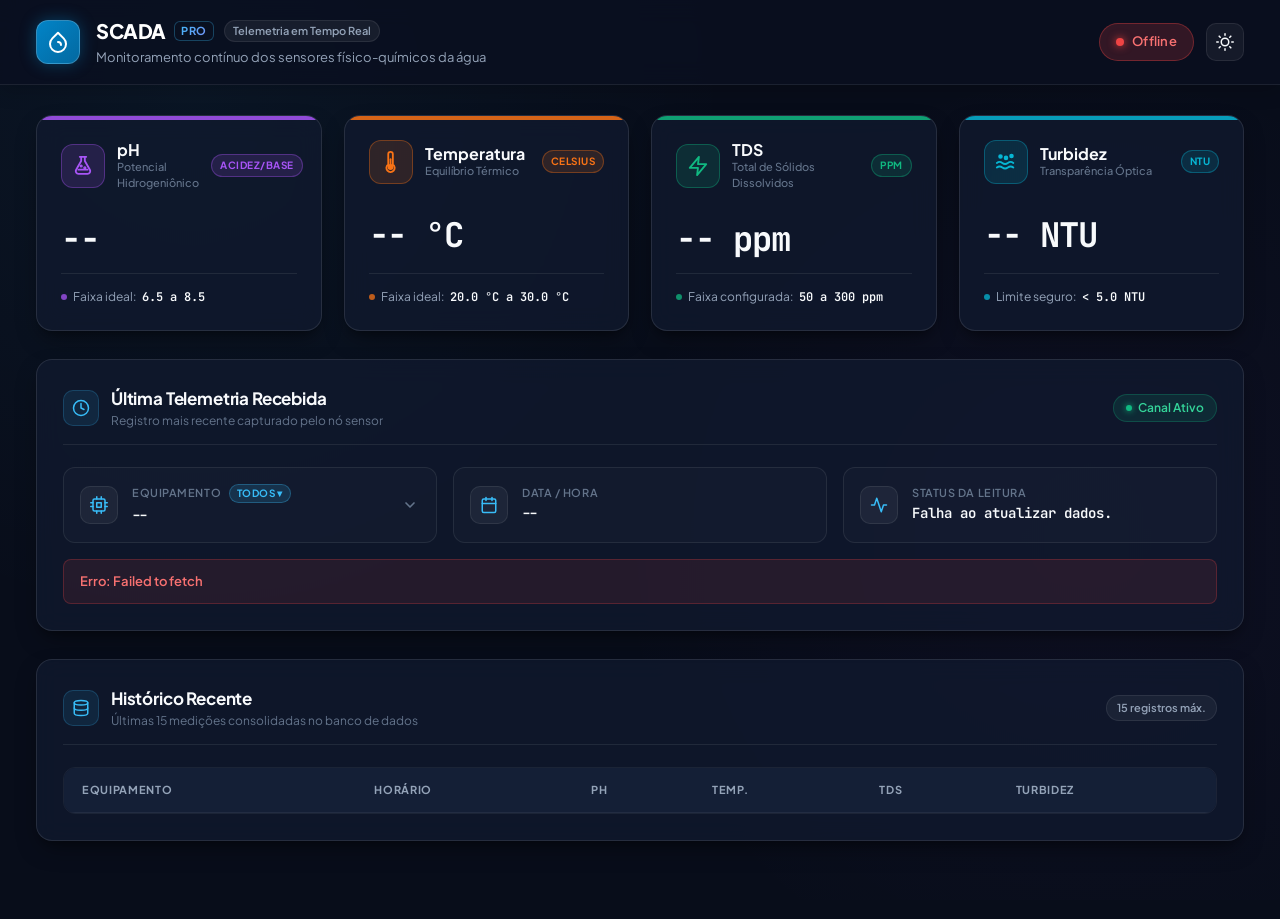
<file: SCADA/index.html>
<!DOCTYPE html>
<html lang="pt-BR" data-theme="dark">

<head>
  <meta charset="UTF-8" />
  <meta name="viewport" content="width=device-width, initial-scale=1.0" />
  <title>SCADA • Sistema de Monitoramento da Qualidade da Água</title>

  <!-- Favicon com o ícone da gota d'água SCADA -->
  <link rel="icon" type="image/svg+xml" href="favicon.svg" />
  <link rel="alternate icon" type="image/png" href="favicon.png" />

  <!-- Google Fonts: Plus Jakarta Sans para interface e JetBrains Mono para telemetria numérica -->
  <link rel="preconnect" href="https://fonts.googleapis.com" />
  <link rel="preconnect" href="https://fonts.gstatic.com" crossorigin />
  <link
    href="https://fonts.googleapis.com/css2?family=JetBrains+Mono:wght@400;500;600;700&family=Plus+Jakarta+Sans:wght@400;500;600;700;800&display=swap"
    rel="stylesheet" />

  <link rel="stylesheet" href="style.css" />
</head>

<body>
  <!-- Cabeçalho Principal SCADA -->
  <header class="topo">
    <div class="topo-branding">
      <div class="logo-badge">
        <svg class="icone-logo" viewBox="0 0 24 24" fill="none" stroke="currentColor" stroke-width="2"
          stroke-linecap="round" stroke-linejoin="round">
          <path d="M12 2.69l5.66 5.66a8 8 0 1 1-11.31 0z"></path>
          <path d="M12 12a3 3 0 0 1 3 3"></path>
        </svg>
      </div>
      <div>
        <div class="titulo-linha">
          <h1>SCADA <span class="tag-sistema">PRO</span></h1>
          <span class="badge-subtitulo">Telemetria em Tempo Real</span>
        </div>
        <p>Monitoramento contínuo dos sensores físico-químicos da água</p>
      </div>
    </div>

    <div class="topo-acoes">
      <div id="statusConexao" class="status offline" title="Estado da conexão com o servidor">
        Offline
      </div>

      <!-- Alternador de Tema Dark/Light -->
      <button id="themeToggle" class="btn-theme" type="button" aria-label="Alternar tema"
        title="Alternar entre modo escuro e claro">
        <svg class="icone-sol" viewBox="0 0 24 24" fill="none" stroke="currentColor" stroke-width="2"
          stroke-linecap="round" stroke-linejoin="round">
          <circle cx="12" cy="12" r="5"></circle>
          <line x1="12" y1="1" x2="12" y2="3"></line>
          <line x1="12" y1="21" x2="12" y2="23"></line>
          <line x1="4.22" y1="4.22" x2="5.64" y2="5.64"></line>
          <line x1="18.36" y1="18.36" x2="19.78" y2="19.78"></line>
          <line x1="1" y1="12" x2="3" y2="12"></line>
          <line x1="21" y1="12" x2="23" y2="12"></line>
          <line x1="4.22" y1="19.78" x2="5.64" y2="18.36"></line>
          <line x1="18.36" y1="5.64" x2="19.78" y2="4.22"></line>
        </svg>
        <svg class="icone-lua" viewBox="0 0 24 24" fill="none" stroke="currentColor" stroke-width="2"
          stroke-linecap="round" stroke-linejoin="round">
          <path d="M21 12.79A9 9 0 1 1 11.21 3 7 7 0 0 0 21 12.79z"></path>
        </svg>
      </button>
    </div>
  </header>

  <!-- Conteúdo Principal -->
  <main class="container">
    <!-- Banner de Alerta Crítico / Avisos -->
    <section id="alertaSistema" class="alerta oculto" role="alert">
      Nenhum alerta no momento.
    </section>

    <!-- Seção de Cards das Grandezas Medidas -->
    <section class="cards" aria-label="Medições dos Sensores">
      <!-- Card: pH -->
      <article class="card card-ph">
        <div class="card-topo">
          <div class="card-icone-wrap">
            <svg class="card-icone" viewBox="0 0 24 24" fill="none" stroke="currentColor" stroke-width="2"
              stroke-linecap="round" stroke-linejoin="round">
              <path d="M10 2v4.5l-5.5 9.5a3 3 0 0 0 2.6 4.5h9.8a3 3 0 0 0 2.6-4.5L14 6.5V2"></path>
              <path d="M8.5 2h7"></path>
              <path d="M7 16h10"></path>
              <circle cx="10" cy="12" r="0.75" fill="currentColor"></circle>
              <circle cx="14" cy="14" r="0.75" fill="currentColor"></circle>
            </svg>
          </div>
          <div class="card-info">
            <h2>pH</h2>
            <span class="card-subtitulo">Potencial Hidrogeniônico</span>
          </div>
          <span class="card-tag">Acidez/Base</span>
        </div>

        <div class="card-valor-wrap">
          <p id="valorPh" class="valor">--</p>
        </div>

        <div class="card-rodape">
          <span class="card-faixa"><span class="indicador-faixa"></span> Faixa ideal: <strong>6.5 a 8.5</strong></span>
        </div>
      </article>

      <!-- Card: Temperatura -->
      <article class="card card-temp">
        <div class="card-topo">
          <div class="card-icone-wrap">
            <svg class="card-icone" viewBox="0 0 24 24" fill="none" stroke="currentColor" stroke-width="2"
              stroke-linecap="round" stroke-linejoin="round">
              <path d="M14 14.76V3.5a2.5 2.5 0 0 0-5 0v11.26a4.5 4.5 0 1 0 5 0z"></path>
              <circle cx="11.5" cy="17.5" r="2.2" fill="currentColor"></circle>
              <line x1="11.5" y1="9" x2="11.5" y2="15"></line>
            </svg>
          </div>
          <div class="card-info">
            <h2>Temperatura</h2>
            <span class="card-subtitulo">Equilíbrio Térmico</span>
          </div>
          <span class="card-tag">Celsius</span>
        </div>

        <div class="card-valor-wrap">
          <p id="valorTemperatura" class="valor">-- °C</p>
        </div>

        <div class="card-rodape">
          <span class="card-faixa"><span class="indicador-faixa"></span> Faixa ideal: <strong>20.0 °C a 30.0
              °C</strong></span>
        </div>
      </article>

      <!-- Card: TDS -->
      <article class="card card-tds">
        <div class="card-topo">
          <div class="card-icone-wrap">
            <svg class="card-icone" viewBox="0 0 24 24" fill="none" stroke="currentColor" stroke-width="2"
              stroke-linecap="round" stroke-linejoin="round">
              <polygon points="13 2 3 14 12 14 11 22 21 10 12 10 13 2"></polygon>
            </svg>
          </div>
          <div class="card-info">
            <h2>TDS</h2>
            <span class="card-subtitulo">Total de Sólidos Dissolvidos</span>
          </div>
          <span class="card-tag">PPM</span>
        </div>

        <div class="card-valor-wrap">
          <p id="valorTds" class="valor">-- ppm</p>
        </div>

        <div class="card-rodape">
          <span class="card-faixa"><span class="indicador-faixa"></span> Faixa configurada: <strong>50 a 300
              ppm</strong></span>
        </div>
      </article>

      <!-- Card: Turbidez -->
      <article class="card card-turbidez">
        <div class="card-topo">
          <div class="card-icone-wrap">
            <svg class="card-icone" viewBox="0 0 24 24" fill="none" stroke="currentColor" stroke-width="2"
              stroke-linecap="round" stroke-linejoin="round">
              <path d="M2 13c2-1.5 4-1.5 6 0s4 1.5 6 0 4-1.5 6 0"></path>
              <path d="M2 18c2-1.5 4-1.5 6 0s4 1.5 6 0 4-1.5 6 0"></path>
              <circle cx="6" cy="6" r="1.5" fill="currentColor"></circle>
              <circle cx="12" cy="7.5" r="1.5" fill="currentColor"></circle>
              <circle cx="18" cy="5.5" r="1.5" fill="currentColor"></circle>
            </svg>
          </div>
          <div class="card-info">
            <h2>Turbidez</h2>
            <span class="card-subtitulo">Transparência Óptica</span>
          </div>
          <span class="card-tag">NTU</span>
        </div>

        <div class="card-valor-wrap">
          <p id="valorTurbidez" class="valor">-- NTU</p>
        </div>

        <div class="card-rodape">
          <span class="card-faixa"><span class="indicador-faixa"></span> Limite seguro: <strong>&lt; 5.0
              NTU</strong></span>
        </div>
      </article>
    </section>

    <!-- Painel: Metadados da Última Leitura -->
    <section class="painel painel-telemetria">
      <div class="painel-cabecalho">
        <div class="painel-titulo-grupo">
          <div class="painel-icone-badge">
            <svg viewBox="0 0 24 24" fill="none" stroke="currentColor" stroke-width="2" stroke-linecap="round"
              stroke-linejoin="round">
              <circle cx="12" cy="12" r="10"></circle>
              <polyline points="12 6 12 12 16 14"></polyline>
            </svg>
          </div>
          <div>
            <h2>Última Telemetria Recebida</h2>
            <span class="painel-desc" id="descricaoTelemetria">Registro mais recente capturado pelo nó sensor</span>
          </div>
        </div>
        <span class="status-tempo-real"><span class="pulso-verde"></span> Canal Ativo</span>
      </div>

      <div class="info-leitura">
        <!-- Chip Interativo: Equipamento com Dropdown Selecionável -->
        <div class="info-chip info-chip-interativo" id="chipEquipamento" tabindex="0" role="button"
          aria-haspopup="listbox" aria-expanded="false" title="Clique para filtrar por equipamento">
          <div class="chip-icone">
            <svg viewBox="0 0 24 24" fill="none" stroke="currentColor" stroke-width="2" stroke-linecap="round"
              stroke-linejoin="round">
              <rect x="4" y="4" width="16" height="16" rx="2"></rect>
              <rect x="9" y="9" width="6" height="6"></rect>
              <line x1="9" y1="1" x2="9" y2="4"></line>
              <line x1="15" y1="1" x2="15" y2="4"></line>
              <line x1="9" y1="20" x2="9" y2="23"></line>
              <line x1="15" y1="20" x2="15" y2="23"></line>
              <line x1="20" y1="9" x2="23" y2="9"></line>
              <line x1="20" y1="14" x2="23" y2="14"></line>
              <line x1="1" y1="9" x2="4" y2="9"></line>
              <line x1="1" y1="14" x2="4" y2="14"></line>
            </svg>
          </div>
          <div class="chip-texto">
            <div class="chip-rotulo-linha">
              <span class="chip-rotulo">Equipamento</span>
              <span class="chip-filtro-badge" id="badgeFiltro">Todos ▾</span>
            </div>
            <span id="equipamentoLeitura" class="chip-valor">--</span>
          </div>
          <div class="chip-chevron" aria-hidden="true">
            <svg viewBox="0 0 24 24" fill="none" stroke="currentColor" stroke-width="2.5" stroke-linecap="round"
              stroke-linejoin="round">
              <polyline points="6 9 12 15 18 9"></polyline>
            </svg>
          </div>

          <!-- Menu Dropdown Flutuante de Seleção Múltipla de Equipamento -->
          <div class="dropdown-equipamentos oculto" id="dropdownEquipamentos" role="listbox"
            aria-label="Selecione um ou mais equipamentos para filtrar" aria-multiselectable="true">
            <div class="dropdown-header">
              <div class="dropdown-header-titulo">
                <span>Filtrar por Equipamento</span>
                <span class="dropdown-contador-badge" id="dropdownContadorBadge">Todos</span>
              </div>
              <div class="dropdown-header-acoes">
                <button type="button" id="btnDropdownSelecionarTodos" class="btn-dropdown-link">Marcar Todos</button>
                <span class="separador-acoes">•</span>
                <button type="button" id="btnDropdownLimpar" class="btn-dropdown-link">Limpar</button>
              </div>
            </div>
            <div class="dropdown-opcoes" id="listaOpcoesEquipamentos">
              <!-- Gerado dinamicamente via script.js -->
            </div>
            <div class="dropdown-rodape">
              <span class="dropdown-dica" id="dropdownDica">Selecione 1 ou mais equipamentos</span>
              <button type="button" id="btnDropdownConcluir" class="btn-dropdown-concluir">Concluir</button>
            </div>
          </div>
        </div>

        <div class="info-chip">
          <div class="chip-icone">
            <svg viewBox="0 0 24 24" fill="none" stroke="currentColor" stroke-width="2" stroke-linecap="round"
              stroke-linejoin="round">
              <rect x="3" y="4" width="18" height="18" rx="2" ry="2"></rect>
              <line x1="16" y1="2" x2="16" y2="6"></line>
              <line x1="8" y1="2" x2="8" y2="6"></line>
              <line x1="3" y1="10" x2="21" y2="10"></line>
            </svg>
          </div>
          <div class="chip-texto">
            <span class="chip-rotulo">Data / Hora</span>
            <span id="dataLeitura" class="chip-valor">--</span>
          </div>
        </div>

        <div class="info-chip">
          <div class="chip-icone">
            <svg viewBox="0 0 24 24" fill="none" stroke="currentColor" stroke-width="2" stroke-linecap="round"
              stroke-linejoin="round">
              <path d="M22 12h-4l-3 9L9 3l-3 9H2"></path>
            </svg>
          </div>
          <div class="chip-texto">
            <span class="chip-rotulo">Status da Leitura</span>
            <span id="statusLeitura" class="chip-valor">Aguardando dados...</span>
          </div>
        </div>
      </div>

      <p id="mensagemErro" class="erro"></p>
    </section>

    <!-- Painel: Tabela Histórica -->
    <section class="painel painel-historico">
      <div class="painel-cabecalho">
        <div class="painel-titulo-grupo">
          <div class="painel-icone-badge">
            <svg viewBox="0 0 24 24" fill="none" stroke="currentColor" stroke-width="2" stroke-linecap="round"
              stroke-linejoin="round">
              <ellipse cx="12" cy="5" rx="9" ry="3"></ellipse>
              <path d="M21 12c0 1.66-4 3-9 3s-9-1.34-9-3"></path>
              <path d="M3 5v14c0 1.66 4 3 9 3s9-1.34 9-3V5"></path>
            </svg>
          </div>
          <div>
            <h2>Histórico Recente</h2>
            <span class="painel-desc" id="descricaoTabela">Últimas 15 medições consolidadas no banco de dados</span>
          </div>
        </div>
        <div class="tabela-badges-grupo">
          <button id="btnLimparFiltro" class="btn-limpar-filtro oculto" type="button"
            title="Voltar a exibir todos os equipamentos">
            Limpar Filtro ✕
          </button>
          <span class="badge-contagem" id="badgeContagemTabela">15 registros máx.</span>
        </div>
      </div>

      <div class="tabela-container">
        <table>
          <thead>
            <tr>
              <th>Equipamento</th>
              <th>Horário</th>
              <th>pH</th>
              <th>Temp.</th>
              <th>TDS</th>
              <th>Turbidez</th>
            </tr>
          </thead>

          <tbody id="tabelaHistorico">
          </tbody>
        </table>
      </div>
    </section>
  </main>

  <script src="script.js"></script>
</body>

</html>
</file>
<file: SCADA/style.css>
/* ==========================================================================
   SCADA INDUSTRIAL - MONITORAMENTO DA QUALIDADE DA ÁGUA
   Design System & Estilização Sofisticada
   ========================================================================== */

:root {
  /* Tipografia */
  --font-principal: 'Plus Jakarta Sans', -apple-system, BlinkMacSystemFont, 'Segoe UI', Roboto, sans-serif;
  --font-telemetria: 'JetBrains Mono', 'SF Mono', Consolas, monospace;

  /* Tema Escuro Industrial (Padrão) */
  --bg-app: #080d1a;
  --bg-superficie: #0f172a;
  --bg-card: rgba(17, 26, 47, 0.75);
  --bg-card-hover: rgba(23, 35, 62, 0.9);
  --bg-header: rgba(10, 16, 32, 0.85);

  --borda-suave: rgba(255, 255, 255, 0.08);
  --borda-card: rgba(255, 255, 255, 0.1);
  --borda-destaque: rgba(255, 255, 255, 0.18);

  --texto-principal: #f8fafc;
  --texto-secundario: #94a3b8;
  --texto-suave: #64748b;

  /* Parâmetros Físico-Químicos */
  --cor-ph: #a855f7;
  --cor-ph-bg: rgba(168, 85, 247, 0.14);
  --cor-ph-borda: rgba(168, 85, 247, 0.35);

  --cor-temp: #f97316;
  --cor-temp-bg: rgba(249, 115, 22, 0.14);
  --cor-temp-borda: rgba(249, 115, 22, 0.35);

  --cor-tds: #10b981;
  --cor-tds-bg: rgba(16, 185, 129, 0.14);
  --cor-tds-borda: rgba(16, 185, 129, 0.35);

  --cor-turb: #06b6d4;
  --cor-turb-bg: rgba(6, 182, 212, 0.14);
  --cor-turb-borda: rgba(6, 182, 212, 0.35);

  /* Status Conexão */
  --status-online: #10b981;
  --status-online-bg: rgba(16, 185, 129, 0.18);
  --status-offline: #ef4444;
  --status-offline-bg: rgba(239, 68, 68, 0.18);
  --status-conectando: #f59e0b;
  --status-conectando-bg: rgba(245, 158, 11, 0.18);

  /* Tabela */
  --tabela-cabecalho-bg: #141f36;
  --tabela-borda: rgba(255, 255, 255, 0.06);
  --tabela-hover: rgba(30, 48, 80, 0.45);
  --tabela-zebra: rgba(255, 255, 255, 0.015);

  /* Sombras & Efeitos */
  --sombra-card: 0 10px 25px -5px rgba(0, 0, 0, 0.4), 0 8px 10px -6px rgba(0, 0, 0, 0.3);
  --sombra-card-hover: 0 20px 30px -10px rgba(0, 0, 0, 0.6), 0 0 20px rgba(56, 189, 248, 0.15);
  --backdrop-blur: blur(12px);
  --transicao: all 0.25s cubic-bezier(0.16, 1, 0.3, 1);
}

/* Tema Claro (Alternativo) */
[data-theme="light"] {
  --bg-app: #f1f5f9;
  --bg-superficie: #ffffff;
  --bg-card: rgba(255, 255, 255, 0.9);
  --bg-card-hover: #ffffff;
  --bg-header: rgba(15, 23, 42, 0.95);

  --borda-suave: #e2e8f0;
  --borda-card: #e2e8f0;
  --borda-destaque: #cbd5e1;

  --texto-principal: #0f172a;
  --texto-secundario: #475569;
  --texto-suave: #64748b;

  --cor-ph: #7e22ce;
  --cor-ph-bg: rgba(126, 34, 206, 0.1);
  --cor-ph-borda: rgba(126, 34, 206, 0.25);

  --cor-temp: #ea580c;
  --cor-temp-bg: rgba(234, 88, 12, 0.1);
  --cor-temp-borda: rgba(234, 88, 12, 0.25);

  --cor-tds: #059669;
  --cor-tds-bg: rgba(5, 150, 105, 0.1);
  --cor-tds-borda: rgba(5, 150, 105, 0.25);

  --cor-turb: #0284c7;
  --cor-turb-bg: rgba(2, 132, 199, 0.1);
  --cor-turb-borda: rgba(2, 132, 199, 0.25);

  --tabela-cabecalho-bg: #1e293b;
  --tabela-borda: #e2e8f0;
  --tabela-hover: #f8fafc;
  --tabela-zebra: #f8fafc;

  --sombra-card: 0 4px 16px rgba(0, 0, 0, 0.05), 0 1px 3px rgba(0, 0, 0, 0.03);
  --sombra-card-hover: 0 14px 24px -4px rgba(0, 0, 0, 0.1), 0 4px 8px -2px rgba(0, 0, 0, 0.05);
}

/* ==========================================================================
   Reset e Configurações Gerais
   ========================================================================== */
* {
  margin: 0;
  padding: 0;
  box-sizing: border-box;
}

body {
  font-family: var(--font-principal);
  background-color: var(--bg-app);
  color: var(--texto-principal);
  min-height: 100vh;
  line-height: 1.5;
  transition: background-color 0.3s ease, color 0.3s ease;
  background-image: 
    radial-gradient(circle at 15% 10%, rgba(56, 189, 248, 0.05) 0%, transparent 40%),
    radial-gradient(circle at 85% 60%, rgba(168, 85, 247, 0.04) 0%, transparent 40%);
  background-attachment: fixed;
}

/* Custom Scrollbar */
::-webkit-scrollbar {
  width: 8px;
  height: 8px;
}
::-webkit-scrollbar-track {
  background: var(--bg-app);
}
::-webkit-scrollbar-thumb {
  background: rgba(255, 255, 255, 0.15);
  border-radius: 4px;
}
::-webkit-scrollbar-thumb:hover {
  background: rgba(255, 255, 255, 0.25);
}

/* ==========================================================================
   Cabeçalho Superior (Topo)
   ========================================================================== */
.topo {
  background: var(--bg-header);
  backdrop-filter: var(--backdrop-blur);
  -webkit-backdrop-filter: var(--backdrop-blur);
  color: #ffffff;
  padding: 16px 36px;
  display: flex;
  justify-content: space-between;
  align-items: center;
  border-bottom: 1px solid var(--borda-suave);
  position: sticky;
  top: 0;
  z-index: 50;
  box-shadow: 0 4px 20px rgba(0, 0, 0, 0.2);
}

.topo-branding {
  display: flex;
  align-items: center;
  gap: 16px;
}

.logo-badge {
  width: 44px;
  height: 44px;
  background: linear-gradient(135deg, #0284c7 0%, #0369a1 100%);
  border-radius: 12px;
  display: flex;
  align-items: center;
  justify-content: center;
  box-shadow: 0 0 16px rgba(2, 132, 199, 0.4);
  border: 1px solid rgba(255, 255, 255, 0.2);
  flex-shrink: 0;
}

.icone-logo {
  width: 24px;
  height: 24px;
  color: #ffffff;
}

.titulo-linha {
  display: flex;
  align-items: center;
  gap: 10px;
}

.topo h1 {
  font-size: 20px;
  font-weight: 800;
  letter-spacing: -0.02em;
  color: #ffffff;
  display: flex;
  align-items: center;
  gap: 8px;
}

.tag-sistema {
  font-size: 11px;
  font-weight: 700;
  background: linear-gradient(135deg, #38bdf8, #818cf8);
  -webkit-background-clip: text;
  -webkit-text-fill-color: transparent;
  background-clip: text;
  border: 1px solid rgba(56, 189, 248, 0.3);
  padding: 1px 6px;
  border-radius: 6px;
  letter-spacing: 0.05em;
}

.badge-subtitulo {
  font-size: 11px;
  font-weight: 600;
  color: #94a3b8;
  background: rgba(255, 255, 255, 0.06);
  padding: 2px 8px;
  border-radius: 20px;
  border: 1px solid rgba(255, 255, 255, 0.08);
}

.topo p {
  color: #94a3b8;
  font-size: 13px;
  margin-top: 2px;
}

.topo-acoes {
  display: flex;
  align-items: center;
  gap: 12px;
}

/* Badge de Status de Conexão */
.status {
  padding: 8px 16px;
  border-radius: 30px;
  font-size: 13px;
  font-weight: 600;
  letter-spacing: 0.02em;
  display: inline-flex;
  align-items: center;
  gap: 8px;
  border: 1px solid transparent;
  transition: var(--transicao);
}

.status::before {
  content: "";
  display: inline-block;
  width: 8px;
  height: 8px;
  border-radius: 50%;
  flex-shrink: 0;
}

.status.online {
  background-color: var(--status-online-bg);
  color: #34d399;
  border-color: rgba(16, 185, 129, 0.35);
}
.status.online::before {
  background-color: var(--status-online);
  box-shadow: 0 0 10px #10b981;
  animation: pulsoStatus 2s infinite ease-in-out;
}

.status.offline {
  background-color: var(--status-offline-bg);
  color: #f87171;
  border-color: rgba(239, 68, 68, 0.35);
}
.status.offline::before {
  background-color: var(--status-offline);
  box-shadow: 0 0 8px #ef4444;
}

.status.conectando {
  background-color: var(--status-conectando-bg);
  color: #fbbf24;
  border-color: rgba(245, 158, 11, 0.35);
}
.status.conectando::before {
  background-color: var(--status-conectando);
  box-shadow: 0 0 10px #f59e0b;
  animation: pulsoStatus 1s infinite ease-in-out;
}

@keyframes pulsoStatus {
  0% { transform: scale(0.95); opacity: 0.8; }
  50% { transform: scale(1.3); opacity: 1; }
  100% { transform: scale(0.95); opacity: 0.8; }
}

/* Botão Alternador de Tema */
.btn-theme {
  width: 38px;
  height: 38px;
  border-radius: 10px;
  border: 1px solid var(--borda-suave);
  background: rgba(255, 255, 255, 0.05);
  color: #f8fafc;
  display: flex;
  align-items: center;
  justify-content: center;
  cursor: pointer;
  transition: var(--transicao);
}

.btn-theme:hover {
  background: rgba(255, 255, 255, 0.12);
  transform: translateY(-1px);
}

.btn-theme svg {
  width: 18px;
  height: 18px;
}

/* Alternância dos ícones de tema */
[data-theme="dark"] .icone-sol { display: block; }
[data-theme="dark"] .icone-lua { display: none; }
[data-theme="light"] .icone-sol { display: none; }
[data-theme="light"] .icone-lua { display: block; }

/* ==========================================================================
   Container Principal
   ========================================================================== */
.container {
  max-width: 1400px;
  margin: 0 auto;
  padding: 30px 36px 50px;
}

/* ==========================================================================
   Banner de Alerta
   ========================================================================== */
.alerta {
  padding: 16px 22px;
  border-radius: 12px;
  background: rgba(239, 68, 68, 0.12);
  color: #fca5a5;
  border: 1px solid rgba(239, 68, 68, 0.3);
  border-left: 5px solid #ef4444;
  margin-bottom: 28px;
  font-weight: 600;
  font-size: 14px;
  display: flex;
  align-items: center;
  gap: 12px;
  box-shadow: 0 4px 16px rgba(239, 68, 68, 0.15);
  animation: slideAlerta 0.3s ease-out;
}

.alerta::before {
  content: "⚠";
  font-size: 18px;
  color: #f87171;
  font-weight: bold;
}

@keyframes slideAlerta {
  from { opacity: 0; transform: translateY(-8px); }
  to { opacity: 1; transform: translateY(0); }
}

.oculto {
  display: none !important;
}

/* ==========================================================================
   Cards de Telemetria (Grid 4x1)
   ========================================================================== */
.cards {
  display: grid;
  grid-template-columns: repeat(4, 1fr);
  gap: 22px;
  margin-bottom: 28px;
}

.card {
  background: var(--bg-card);
  backdrop-filter: var(--backdrop-blur);
  -webkit-backdrop-filter: var(--backdrop-blur);
  padding: 24px;
  border-radius: 16px;
  border: 1px solid var(--borda-card);
  box-shadow: var(--sombra-card);
  display: flex;
  flex-direction: column;
  justify-content: space-between;
  position: relative;
  overflow: hidden;
  transition: var(--transicao);
}

.card:hover {
  transform: translateY(-4px);
  box-shadow: var(--sombra-card-hover);
  border-color: var(--borda-destaque);
}

/* Barra Decorativa Superior em cada Card */
.card::before {
  content: "";
  position: absolute;
  top: 0;
  left: 0;
  right: 0;
  height: 4px;
  background: var(--cor-destaque, #38bdf8);
  opacity: 0.85;
}

/* Cores Específicas por Parâmetro */
.card-ph {
  --cor-destaque: var(--cor-ph);
  --cor-badge-bg: var(--cor-ph-bg);
  --cor-borda-icone: var(--cor-ph-borda);
}
.card-temp {
  --cor-destaque: var(--cor-temp);
  --cor-badge-bg: var(--cor-temp-bg);
  --cor-borda-icone: var(--cor-temp-borda);
}
.card-tds {
  --cor-destaque: var(--cor-tds);
  --cor-badge-bg: var(--cor-tds-bg);
  --cor-borda-icone: var(--cor-tds-borda);
}
.card-turbidez {
  --cor-destaque: var(--cor-turb);
  --cor-badge-bg: var(--cor-turb-bg);
  --cor-borda-icone: var(--cor-turb-borda);
}

/* Topo do Card */
.card-topo {
  display: flex;
  align-items: center;
  gap: 12px;
  margin-bottom: 18px;
}

.card-icone-wrap {
  width: 44px;
  height: 44px;
  border-radius: 12px;
  background: var(--cor-badge-bg);
  border: 1px solid var(--cor-borda-icone);
  display: flex;
  align-items: center;
  justify-content: center;
  flex-shrink: 0;
}

.card-icone {
  width: 22px;
  height: 22px;
  color: var(--cor-destaque);
}

.card-info {
  flex-grow: 1;
}

.card-info h2 {
  font-size: 16px;
  font-weight: 700;
  color: var(--texto-principal);
  line-height: 1.2;
}

.card-subtitulo {
  font-size: 11px;
  color: var(--texto-suave);
  font-weight: 500;
  display: block;
}

.card-tag {
  font-size: 10px;
  font-weight: 700;
  text-transform: uppercase;
  letter-spacing: 0.05em;
  padding: 3px 8px;
  border-radius: 20px;
  background: var(--cor-badge-bg);
  color: var(--cor-destaque);
  border: 1px solid var(--cor-borda-icone);
}

/* Valor Numérico Principal */
.card-valor-wrap {
  margin: 10px 0 16px;
}

.valor {
  font-family: var(--font-telemetria);
  font-size: 34px;
  font-weight: 700;
  color: var(--texto-principal);
  letter-spacing: -0.03em;
  line-height: 1.1;
  font-feature-settings: "tnum" on, "zero" on;
}

/* Rodapé do Card */
.card-rodape {
  padding-top: 14px;
  border-top: 1px solid var(--borda-suave);
  display: flex;
  align-items: center;
}

.card-faixa {
  font-size: 12px;
  color: var(--texto-secundario);
  display: flex;
  align-items: center;
  gap: 6px;
}

.indicador-faixa {
  width: 6px;
  height: 6px;
  border-radius: 50%;
  background: var(--cor-destaque);
  display: inline-block;
  opacity: 0.75;
}

.card-faixa strong {
  color: var(--texto-principal);
  font-weight: 600;
  font-family: var(--font-telemetria);
}

/* ==========================================================================
   Painéis Informativos
   ========================================================================== */
.painel {
  background: var(--bg-card);
  backdrop-filter: var(--backdrop-blur);
  -webkit-backdrop-filter: var(--backdrop-blur);
  padding: 26px;
  border-radius: 16px;
  border: 1px solid var(--borda-card);
  box-shadow: var(--sombra-card);
  margin-bottom: 28px;
  position: relative;
  z-index: 10;
}

/* Painel de Telemetria com Dropdown - Elevação no empilhamento (Stacking Context) */
.painel-telemetria {
  position: relative;
  z-index: 30;
}

.painel-telemetria.aberto-dropdown,
.painel:has(.info-chip-interativo.aberto) {
  z-index: 999;
}

.painel-historico {
  position: relative;
  z-index: 10;
}

.painel-cabecalho {
  display: flex;
  justify-content: space-between;
  align-items: center;
  margin-bottom: 22px;
  padding-bottom: 14px;
  border-bottom: 1px solid var(--borda-suave);
}

.painel-titulo-grupo {
  display: flex;
  align-items: center;
  gap: 12px;
}

.painel-icone-badge {
  width: 36px;
  height: 36px;
  border-radius: 10px;
  background: rgba(56, 189, 248, 0.1);
  border: 1px solid rgba(56, 189, 248, 0.2);
  display: flex;
  align-items: center;
  justify-content: center;
  color: #38bdf8;
  flex-shrink: 0;
}

.painel-icone-badge svg {
  width: 18px;
  height: 18px;
}

.painel-cabecalho h2 {
  font-size: 17px;
  font-weight: 700;
  color: var(--texto-principal);
  letter-spacing: -0.01em;
}

.painel-desc {
  font-size: 12px;
  color: var(--texto-suave);
  display: block;
}

.status-tempo-real {
  font-size: 12px;
  font-weight: 600;
  color: #34d399;
  background: rgba(16, 185, 129, 0.12);
  border: 1px solid rgba(16, 185, 129, 0.25);
  padding: 4px 12px;
  border-radius: 20px;
  display: flex;
  align-items: center;
  gap: 6px;
}

.pulso-verde {
  width: 6px;
  height: 6px;
  border-radius: 50%;
  background: #10b981;
  box-shadow: 0 0 6px #10b981;
  animation: pulsoStatus 2s infinite ease-in-out;
}

.badge-contagem {
  font-size: 11px;
  font-weight: 600;
  color: var(--texto-secundario);
  background: rgba(255, 255, 255, 0.05);
  border: 1px solid var(--borda-suave);
  padding: 4px 10px;
  border-radius: 20px;
}

/* ==========================================================================
   Informações da Última Leitura (Chips Grid)
   ========================================================================== */
.info-leitura {
  display: grid;
  grid-template-columns: repeat(3, 1fr);
  gap: 16px;
}

.info-chip {
  background: rgba(255, 255, 255, 0.02);
  border: 1px solid var(--borda-suave);
  border-radius: 12px;
  padding: 16px;
  display: flex;
  align-items: center;
  gap: 14px;
  transition: var(--transicao);
}

.info-chip:hover {
  background: rgba(255, 255, 255, 0.05);
  border-color: var(--borda-destaque);
}

/* Chip Interativo de Equipamento e Dropdown */
.info-chip-interativo {
  position: relative;
  cursor: pointer;
  user-select: none;
  outline: none;
  z-index: 40;
}

.info-chip-interativo:hover {
  background: rgba(56, 189, 248, 0.08);
  border-color: rgba(56, 189, 248, 0.4);
  box-shadow: 0 4px 16px rgba(56, 189, 248, 0.15);
}

.info-chip-interativo:focus-visible {
  border-color: #38bdf8;
  box-shadow: 0 0 0 2px rgba(56, 189, 248, 0.35);
}

.info-chip-interativo.filtrado {
  border-color: rgba(56, 189, 248, 0.5);
  background: rgba(56, 189, 248, 0.06);
}

.info-chip-interativo.aberto {
  border-color: #38bdf8;
  background: rgba(56, 189, 248, 0.1);
  box-shadow: 0 8px 24px rgba(56, 189, 248, 0.2);
  z-index: 1000;
}

.chip-rotulo-linha {
  display: flex;
  align-items: center;
  gap: 8px;
}

.chip-filtro-badge {
  font-size: 10px;
  font-weight: 700;
  text-transform: uppercase;
  letter-spacing: 0.04em;
  padding: 1px 7px;
  border-radius: 12px;
  background: rgba(56, 189, 248, 0.15);
  color: #38bdf8;
  border: 1px solid rgba(56, 189, 248, 0.3);
  white-space: nowrap;
  transition: var(--transicao);
}

.info-chip-interativo.filtrado .chip-filtro-badge {
  background: #0284c7;
  color: #ffffff;
  border-color: #38bdf8;
}

.chip-chevron {
  width: 20px;
  height: 20px;
  color: var(--texto-suave);
  margin-left: auto;
  display: flex;
  align-items: center;
  justify-content: center;
  transition: transform 0.25s cubic-bezier(0.16, 1, 0.3, 1), color 0.2s ease;
  flex-shrink: 0;
}

.chip-chevron svg {
  width: 16px;
  height: 16px;
}

.info-chip-interativo:hover .chip-chevron {
  color: #38bdf8;
}

.info-chip-interativo.aberto .chip-chevron {
  transform: rotate(180deg);
  color: #38bdf8;
}

/* Dropdown Menu Flutuante de Seleção Múltipla */
.dropdown-equipamentos {
  position: absolute;
  top: calc(100% + 10px);
  left: 0;
  width: 100%;
  min-width: 320px;
  max-width: 440px;
  background: var(--bg-superficie);
  border: 1px solid var(--borda-destaque);
  border-radius: 14px;
  box-shadow: 0 20px 45px -4px rgba(0, 0, 0, 0.65), 0 0 0 1px rgba(255, 255, 255, 0.08);
  backdrop-filter: var(--backdrop-blur);
  -webkit-backdrop-filter: var(--backdrop-blur);
  z-index: 9999;
  overflow: hidden;
  animation: abrirDropdownAnim 0.2s cubic-bezier(0.16, 1, 0.3, 1);
  display: flex;
  flex-direction: column;
}

@keyframes abrirDropdownAnim {
  from {
    opacity: 0;
    transform: translateY(-8px) scale(0.98);
  }
  to {
    opacity: 1;
    transform: translateY(0) scale(1);
  }
}

.dropdown-header {
  padding: 12px 14px 10px;
  background: rgba(255, 255, 255, 0.03);
  border-bottom: 1px solid var(--borda-suave);
  display: flex;
  flex-direction: column;
  gap: 8px;
}

.dropdown-header-titulo {
  display: flex;
  align-items: center;
  justify-content: space-between;
  font-size: 11px;
  font-weight: 700;
  text-transform: uppercase;
  letter-spacing: 0.05em;
  color: var(--texto-suave);
}

.dropdown-contador-badge {
  font-size: 10px;
  font-weight: 700;
  padding: 2px 8px;
  border-radius: 12px;
  background: rgba(56, 189, 248, 0.15);
  color: #38bdf8;
  border: 1px solid rgba(56, 189, 248, 0.3);
}

.dropdown-header-acoes {
  display: flex;
  align-items: center;
  gap: 8px;
  font-size: 11px;
}

.btn-dropdown-link {
  background: none;
  border: none;
  color: #38bdf8;
  font-size: 11px;
  font-weight: 600;
  cursor: pointer;
  padding: 0;
  text-decoration: underline;
  text-underline-offset: 2px;
  transition: color 0.15s ease;
}

.btn-dropdown-link:hover {
  color: #7dd3fc;
}

.separador-acoes {
  color: var(--texto-suave);
  font-size: 10px;
}

.dropdown-opcoes {
  max-height: 240px;
  overflow-y: auto;
  padding: 8px;
  display: flex;
  flex-direction: column;
  gap: 4px;
}

.dropdown-item {
  display: flex;
  align-items: center;
  justify-content: space-between;
  padding: 10px 12px;
  border-radius: 10px;
  cursor: pointer;
  border: 1px solid transparent;
  transition: var(--transicao);
  user-select: none;
}

.dropdown-item:hover {
  background: rgba(56, 189, 248, 0.08);
  border-color: rgba(56, 189, 248, 0.2);
}

.dropdown-item.ativo {
  background: rgba(56, 189, 248, 0.14);
  border-color: rgba(56, 189, 248, 0.35);
}

.dropdown-item-esquerda {
  display: flex;
  align-items: center;
  gap: 12px;
  overflow: hidden;
  width: 100%;
}

/* Checkbox Customizado */
.checkbox-custom {
  width: 18px;
  height: 18px;
  border-radius: 5px;
  border: 1.5px solid var(--borda-destaque);
  display: flex;
  align-items: center;
  justify-content: center;
  flex-shrink: 0;
  transition: var(--transicao);
  background: rgba(255, 255, 255, 0.04);
}

.checkbox-custom.marcado {
  background: linear-gradient(135deg, #0284c7 0%, #0369a1 100%);
  border-color: #38bdf8;
  box-shadow: 0 0 8px rgba(56, 189, 248, 0.4);
}

.checkbox-custom .icone-check {
  width: 12px;
  height: 12px;
  color: #ffffff;
}

.dropdown-item-icone {
  font-size: 16px;
  line-height: 1;
  flex-shrink: 0;
}

.dropdown-item-texto {
  display: flex;
  flex-direction: column;
  overflow: hidden;
}

.dropdown-item-titulo {
  font-size: 13px;
  font-weight: 600;
  color: var(--texto-principal);
  white-space: nowrap;
  overflow: hidden;
  text-overflow: ellipsis;
}

.dropdown-item.ativo .dropdown-item-titulo {
  color: #38bdf8;
}

.dropdown-item-sub {
  font-size: 11px;
  color: var(--texto-suave);
  font-family: var(--font-telemetria);
  white-space: nowrap;
  overflow: hidden;
  text-overflow: ellipsis;
}

/* Rodapé do Dropdown com Concluir */
.dropdown-rodape {
  display: flex;
  align-items: center;
  justify-content: space-between;
  padding: 10px 14px;
  background: rgba(255, 255, 255, 0.03);
  border-top: 1px solid var(--borda-suave);
  gap: 10px;
}

.dropdown-dica {
  font-size: 11px;
  color: var(--texto-suave);
  white-space: nowrap;
  overflow: hidden;
  text-overflow: ellipsis;
}

.btn-dropdown-concluir {
  padding: 6px 16px;
  border-radius: 8px;
  font-size: 12px;
  font-weight: 700;
  background: #0284c7;
  color: #ffffff;
  border: 1px solid #38bdf8;
  cursor: pointer;
  transition: var(--transicao);
}

.btn-dropdown-concluir:hover {
  background: #0369a1;
  transform: translateY(-1px);
  box-shadow: 0 4px 12px rgba(2, 132, 199, 0.4);
}

/* Grupo de Badges do Cabeçalho da Tabela */
.tabela-badges-grupo {
  display: flex;
  align-items: center;
  gap: 8px;
}

.btn-limpar-filtro {
  padding: 4px 12px;
  border-radius: 20px;
  font-size: 11px;
  font-weight: 700;
  background: rgba(239, 68, 68, 0.15);
  color: #f87171;
  border: 1px solid rgba(239, 68, 68, 0.35);
  cursor: pointer;
  transition: var(--transicao);
  display: inline-flex;
  align-items: center;
  gap: 4px;
}

.btn-limpar-filtro:hover {
  background: rgba(239, 68, 68, 0.28);
  color: #ffffff;
  border-color: #ef4444;
  transform: translateY(-1px);
}

.chip-icone {
  width: 38px;
  height: 38px;
  border-radius: 10px;
  background: rgba(255, 255, 255, 0.05);
  border: 1px solid var(--borda-suave);
  display: flex;
  align-items: center;
  justify-content: center;
  color: #38bdf8;
  flex-shrink: 0;
}

.chip-icone svg {
  width: 18px;
  height: 18px;
}

.chip-texto {
  display: flex;
  flex-direction: column;
  overflow: hidden;
}

.chip-rotulo {
  font-size: 11px;
  font-weight: 600;
  text-transform: uppercase;
  letter-spacing: 0.05em;
  color: var(--texto-suave);
}

.chip-valor {
  font-family: var(--font-telemetria);
  font-size: 14px;
  font-weight: 600;
  color: var(--texto-principal);
  white-space: nowrap;
  overflow: hidden;
  text-overflow: ellipsis;
  margin-top: 2px;
}

.erro {
  color: #f87171;
  background: rgba(239, 68, 68, 0.1);
  border: 1px solid rgba(239, 68, 68, 0.25);
  padding: 12px 16px;
  border-radius: 8px;
  margin-top: 16px;
  font-weight: 600;
  font-size: 13px;
  display: none;
}

.erro:not(:empty) {
  display: block;
}

/* ==========================================================================
   Tabela Histórica de Leituras
   ========================================================================== */
.tabela-container {
  width: 100%;
  overflow-x: auto;
  border-radius: 12px;
  border: 1px solid var(--tabela-borda);
}

table {
  width: 100%;
  border-collapse: separate;
  border-spacing: 0;
  text-align: left;
}

thead {
  background-color: var(--tabela-cabecalho-bg);
}

th {
  font-size: 11px;
  font-weight: 700;
  text-transform: uppercase;
  letter-spacing: 0.06em;
  color: #94a3b8;
  padding: 14px 18px;
  border-bottom: 1px solid var(--tabela-borda);
  white-space: nowrap;
}

td {
  padding: 14px 18px;
  font-size: 13px;
  color: var(--texto-principal);
  border-bottom: 1px solid var(--tabela-borda);
  white-space: nowrap;
  transition: background-color 0.15s ease;
}

/* Tipografia numérica para colunas de medição */
td:nth-child(2),
td:nth-child(3),
td:nth-child(4),
td:nth-child(5),
td:nth-child(6) {
  font-family: var(--font-telemetria);
}

tbody tr:nth-child(even) {
  background-color: var(--tabela-zebra);
}

tbody tr:hover {
  background-color: var(--tabela-hover);
}

/* Mensagem de histórico vazio */
#tabelaHistorico:empty::after {
  content: "Aguardando sincronização de dados do banco...";
  display: table-caption;
  caption-side: bottom;
  text-align: center;
  padding: 32px 16px;
  color: var(--texto-suave);
  font-size: 13px;
  font-style: italic;
}

/* ==========================================================================
   Responsividade (Tablets e Smartphones)
   ========================================================================== */
@media (max-width: 1100px) {
  .cards {
    grid-template-columns: repeat(2, 1fr);
  }
}

@media (max-width: 800px) {
  .topo {
    padding: 16px 20px;
    flex-direction: column;
    align-items: flex-start;
    gap: 16px;
  }

  .topo-acoes {
    width: 100%;
    justify-content: space-between;
  }

  .container {
    padding: 20px 16px 40px;
  }

  .info-leitura {
    grid-template-columns: 1fr;
  }
}

@media (max-width: 550px) {
  .cards {
    grid-template-columns: 1fr;
  }

  .valor {
    font-size: 30px;
  }

  .painel {
    padding: 18px;
  }

  .painel-cabecalho {
    flex-direction: column;
    align-items: flex-start;
    gap: 10px;
  }
}
</file>
